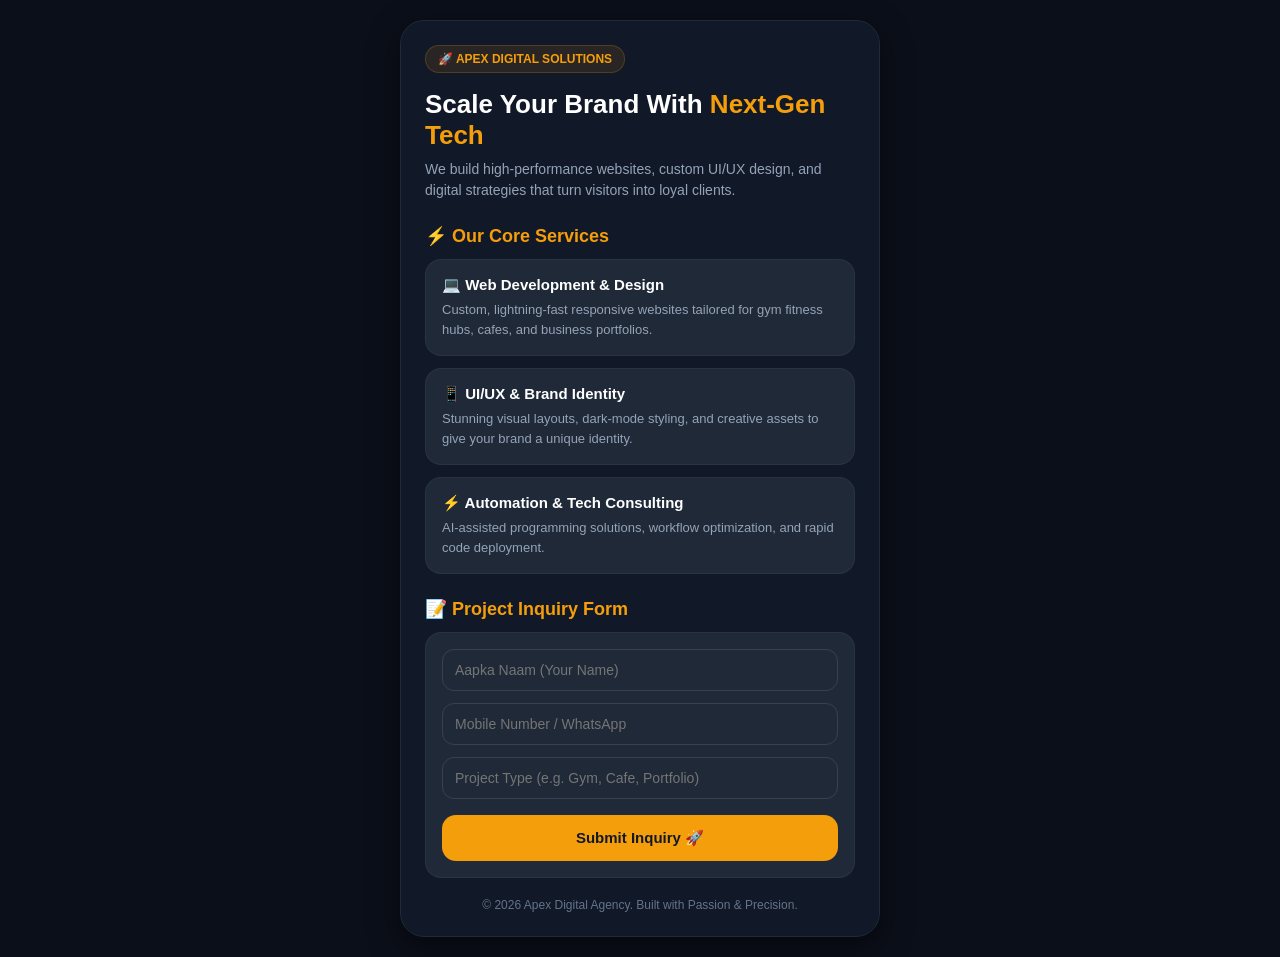
<file: MyCoding/agency.html>
<!DOCTYPE html>
<html lang="hi">
<head>
    <meta charset="UTF-8">
    <meta name="viewport" content="width=device-width, initial-scale=1.0">
    <title>Apex Digital | Tech & Web Solutions</title>
    <style>
        * {
            box-sizing: border-box;
            margin: 0;
            padding: 0;
            font-family: 'Segoe UI', Tahoma, Geneva, Verdana, sans-serif;
        }
        body {
            background-color: #0b0f19;
            color: #f1f5f9;
            display: flex;
            justify-content: center;
            padding: 20px;
        }
        .container {
            width: 100%;
            max-width: 480px;
            background: #111827;
            border: 1px solid #1f2937;
            border-radius: 24px;
            padding: 24px;
            box-shadow: 0 10px 30px rgba(0,0,0,0.5);
        }
        .badge {
            background: rgba(245, 158, 11, 0.1);
            color: #f59e0b;
            padding: 6px 12px;
            border-radius: 20px;
            font-size: 12px;
            font-weight: 600;
            display: inline-block;
            margin-bottom: 16px;
            border: 1px solid rgba(245, 158, 11, 0.2);
        }
        h1 {
            font-size: 26px;
            font-weight: 700;
            margin-bottom: 8px;
            color: #ffffff;
        }
        h1 span {
            color: #f59e0b;
        }
        .subtitle {
            font-size: 14px;
            color: #94a3b8;
            margin-bottom: 20px;
            line-height: 1.5;
        }
        .section-title {
            font-size: 18px;
            font-weight: 600;
            color: #f59e0b;
            margin: 24px 0 12px 0;
            display: flex;
            align-items: center;
            gap: 8px;
        }
        .service-card {
            background: #1f2937;
            padding: 16px;
            border-radius: 16px;
            margin-bottom: 12px;
            border: 1px solid rgba(255,255,255,0.05);
        }
        .service-title {
            font-size: 15px;
            font-weight: 600;
            color: #ffffff;
            margin-bottom: 6px;
        }
        .service-desc {
            font-size: 13px;
            color: #94a3b8;
            line-height: 1.5;
        }
        .form-group {
            margin-bottom: 12px;
        }
        .form-control {
            width: 100%;
            padding: 12px;
            border-radius: 12px;
            background: #1f2937;
            border: 1px solid #374151;
            color: #ffffff;
            font-size: 14px;
        }
        .form-control:focus {
            outline: none;
            border-color: #f59e0b;
        }
        .btn {
            display: block;
            width: 100%;
            padding: 14px;
            border-radius: 14px;
            text-align: center;
            font-weight: 600;
            text-decoration: none;
            margin-top: 16px;
            font-size: 15px;
            background: #f59e0b;
            color: #111827;
            border: none;
            cursor: pointer;
        }
        .btn:hover {
            opacity: 0.9;
        }
        .footer-note {
            text-align: center;
            font-size: 12px;
            color: #64748b;
            margin-top: 20px;
        }
    </style>
</head>
<body>

    <div class="container">
        <div class="badge">🚀 APEX DIGITAL SOLUTIONS</div>
        <h1>Scale Your Brand With <span>Next-Gen Tech</span></h1>
        <div class="subtitle">We build high-performance websites, custom UI/UX design, and digital strategies that turn visitors into loyal clients.</div>

        <div class="section-title">⚡ Our Core Services</div>
        
        <div class="service-card">
            <div class="service-title">💻 Web Development & Design</div>
            <div class="service-desc">Custom, lightning-fast responsive websites tailored for gym fitness hubs, cafes, and business portfolios.</div>
        </div>

        <div class="service-card">
            <div class="service-title">📱 UI/UX & Brand Identity</div>
            <div class="service-desc">Stunning visual layouts, dark-mode styling, and creative assets to give your brand a unique identity.</div>
        </div>

        <div class="service-card">
            <div class="service-title">⚡ Automation & Tech Consulting</div>
            <div class="service-desc">AI-assisted programming solutions, workflow optimization, and rapid code deployment.</div>
        </div>

        <div class="section-title">📝 Project Inquiry Form</div>
        <div class="service-card">
            <div class="form-group">
                <input type="text" class="form-control" placeholder="Aapka Naam (Your Name)">
            </div>
            <div class="form-group">
                <input type="text" class="form-control" placeholder="Mobile Number / WhatsApp">
            </div>
            <div class="form-group">
                <input type="text" class="form-control" placeholder="Project Type (e.g. Gym, Cafe, Portfolio)">
            </div>
            <button class="btn" onclick="alert('Thank you! Inquiry submitted successfully. We will contact you soon.')">Submit Inquiry 🚀</button>
        </div>

        <div class="footer-note">
            © 2026 Apex Digital Agency. Built with Passion & Precision.
        </div>
    </div>

</body>
</html>
</file>
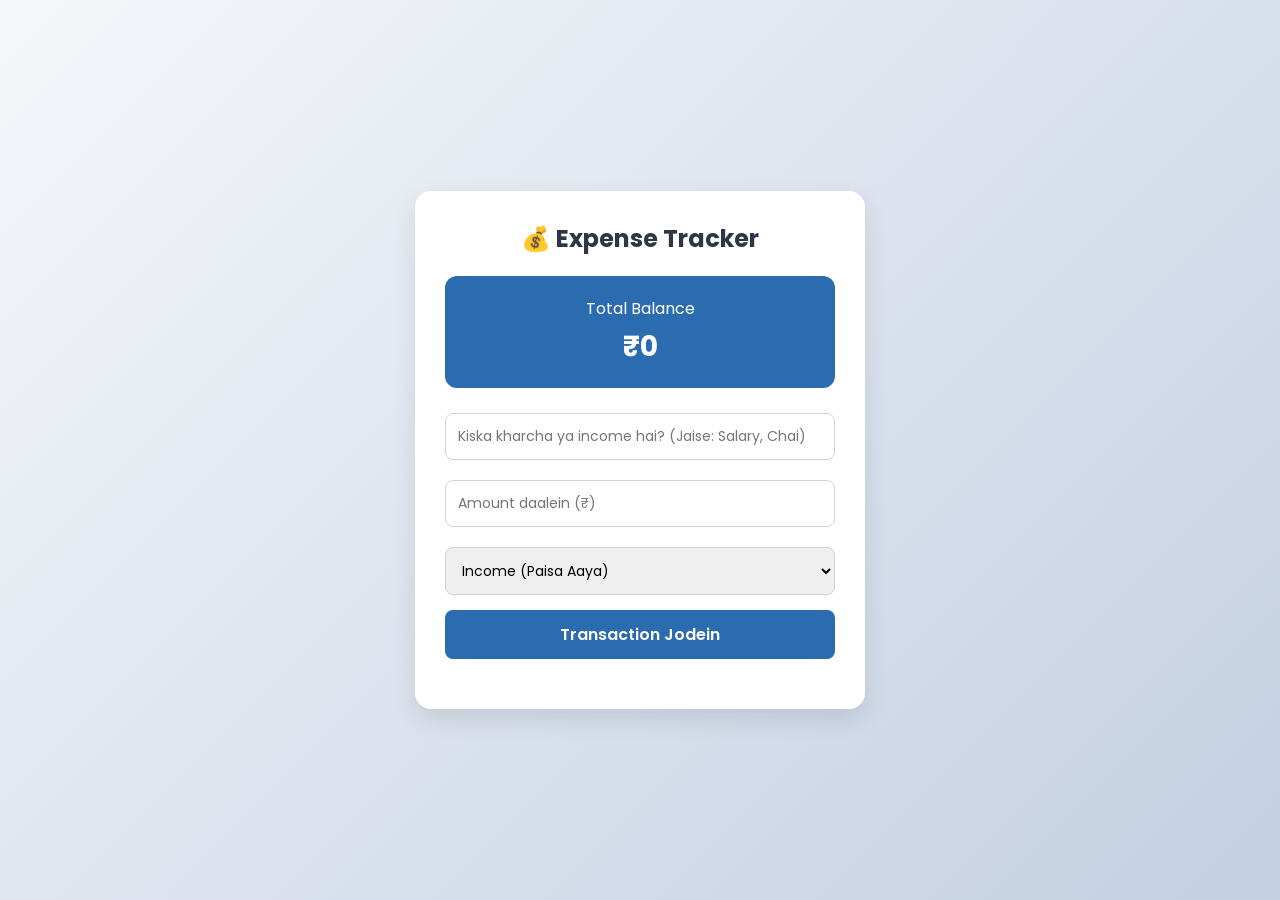
<file: MyCoding/app.html>
<!DOCTYPE html>
<html lang="hi">
<head>
    <meta charset="UTF-8">
    <meta name="viewport" content="width=device-width, initial-scale=1.0">
    <title>Professional Expense Tracker</title>
    <link href="https://fonts.googleapis.com/css2?family=Poppins:wght@300;400;600&display=swap" rel="stylesheet">
    <style>
        * {
            margin: 0;
            padding: 0;
            box-sizing: border-box;
            font-family: 'Poppins', sans-serif;
        }
        body {
            background: linear-gradient(135deg, #f5f7fa, #c3cfe2);
            color: #333;
            min-height: 100vh;
            display: flex;
            justify-content: center;
            align-items: center;
            padding: 20px;
        }
        .container {
            background: #ffffff;
            width: 100%;
            max-width: 450px;
            padding: 30px;
            border-radius: 16px;
            box-shadow: 0 10px 25px rgba(0,0,0,0.1);
        }
        h2 {
            text-align: center;
            margin-bottom: 20px;
            color: #2d3748;
        }
        .balance-box {
            background: #2b6cb0;
            color: white;
            padding: 20px;
            border-radius: 12px;
            text-align: center;
            margin-bottom: 20px;
        }
        .balance-box h3 {
            font-size: 28px;
            margin-top: 5px;
        }
        .form-group {
            margin-bottom: 15px;
        }
        input, select {
            width: 100%;
            padding: 12px;
            border: 1px solid #cbd5e0;
            border-radius: 8px;
            font-size: 14px;
            outline: none;
            margin-top: 5px;
        }
        input:focus {
            border-color: #2b6cb0;
        }
        button {
            width: 100%;
            padding: 12px;
            background: #2b6cb0;
            color: white;
            border: none;
            border-radius: 8px;
            font-size: 16px;
            font-weight: 600;
            cursor: pointer;
            transition: background 0.3s;
        }
        button:hover {
            background: #2c5282;
        }
        .transactions {
            margin-top: 20px;
            max-height: 200px;
            overflow-y: auto;
        }
        .transaction-item {
            display: flex;
            justify-content: space-between;
            align-items: center;
            padding: 10px 15px;
            background: #f7fafc;
            border-radius: 8px;
            margin-bottom: 8px;
            border-left: 5px solid #cbd5e0;
        }
        .transaction-item.income {
            border-left-color: #48bb78;
        }
        .transaction-item.expense {
            border-left-color: #f56565;
        }
        .delete-btn {
            background: #fed7d7;
            color: #c53030;
            border: none;
            padding: 5px 10px;
            border-radius: 5px;
            cursor: pointer;
            font-size: 12px;
        }
    </style>
</head>
<body>

    <div class="container">
        <h2>💰 Expense Tracker</h2>
        
        <div class="balance-box">
            <span>Total Balance</span>
            <h3 id="balance">₹0</h3>
        </div>

        <div class="form-group">
            <input type="text" id="desc" placeholder="Kiska kharcha ya income hai? (Jaise: Salary, Chai)">
        </div>
        <div class="form-group">
            <input type="number" id="amount" placeholder="Amount daalein (₹)">
        </div>
        <div class="form-group">
            <select id="type">
                <option value="income">Income (Paisa Aaya)</option>
                <option value="expense">Expense (Paisa Gaya)</option>
            </select>
        </div>
        <button id="addBtn">Transaction Jodein</button>

        <div class="transactions" id="transactionList"></div>
    </div>

    <script>
        const descInput = document.getElementById('desc');
        const amountInput = document.getElementById('amount');
        const typeInput = document.getElementById('type');
        const addBtn = document.getElementById('addBtn');
        const transactionList = document.getElementById('transactionList');
        const balanceDisplay = document.getElementById('balance');

        let transactions = JSON.parse(localStorage.getItem('transactions')) || [];

        function updateApp() {
            transactionList.innerHTML = '';
            let totalBalance = 0;

            transactions.forEach((item, index) => {
                const amountVal = Number(item.amount);
                if (item.type === 'income') {
                    totalBalance += amountVal;
                } else {
                    totalBalance -= amountVal;
                }

                const div = document.createElement('div');
                div.classList.add('transaction-item', item.type);
                div.innerHTML = `
                    <span>${item.desc} - <strong>₹${item.amount}</strong></span>
                    <button class="delete-btn" onclick="deleteTransaction(${index})">Delete</button>
                `;
                transactionList.appendChild(div);
            });

            balanceDisplay.innerText = `₹${totalBalance}`;
            localStorage.setItem('transactions', JSON.stringify(transactions));
        }

        addBtn.addEventListener('click', () => {
            const desc = descInput.value.trim();
            const amount = amountInput.value.trim();
            const type = typeInput.value;

            if (desc === '' || amount === '') {
                alert('Kripya sabhi details bharein!');
                return;
            }

            const newTransaction = { desc, amount, type };
            transactions.push(newTransaction);

            descInput.value = '';
            amountInput.value = '';
            updateApp();
        });

        function deleteTransaction(index) {
            transactions.splice(index, 1);
            updateApp();
        }

        updateApp();
    </script>
</body>
</html>
</file>
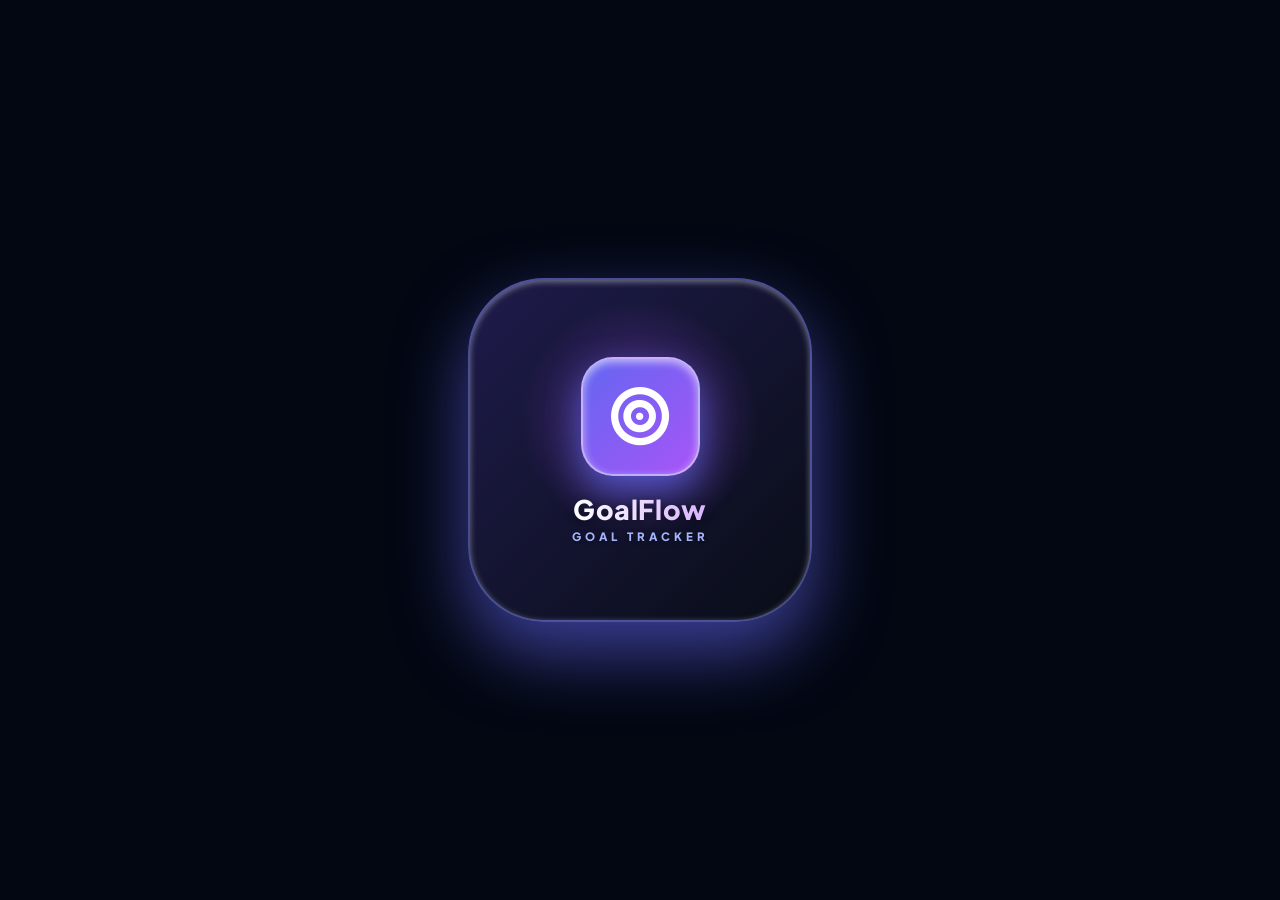
<file: MyCoding/logo.html>
<!DOCTYPE html>
<html lang="en">
<head>
    <meta charset="UTF-8">
    <meta name="viewport" content="width=device-width, initial-scale=1.0">
    <title>GoalFlow Pro - Ultimate Play Store Icon</title>
    <link rel="stylesheet" href="https://cdnjs.cloudflare.com/ajax/libs/font-awesome/6.4.0/css/all.min.css">
    <link href="https://fonts.googleapis.com/css2?family=Plus+Jakarta+Sans:wght@700;800;900&display=swap" rel="stylesheet">
    <style>
        body {
            background: #030712;
            display: flex;
            justify-content: center;
            align-items: center;
            height: 100vh;
            margin: 0;
        }
        /* Ultimate Play Store App Icon Container */
        .playstore-icon {
            width: 340px;
            height: 340px;
            background: linear-gradient(135deg, #1e1b4b 0%, #090d16 100%);
            border-radius: 76px;
            display: flex;
            flex-direction: column;
            justify-content: center;
            align-items: center;
            box-shadow: 0 30px 70px rgba(99, 102, 241, 0.6), inset 0 2px 6px rgba(255, 255, 255, 0.4);
            border: 2px solid rgba(129, 140, 248, 0.5);
            position: relative;
            overflow: hidden;
        }
        
        /* Vibrant background glow */
        .playstore-icon::before {
            content: '';
            position: absolute;
            width: 240px;
            height: 240px;
            background: radial-gradient(circle, rgba(168, 85, 247, 0.4) 0%, transparent 70%);
            top: 20px;
        }

        .icon-content {
            position: relative;
            z-index: 2;
            display: flex;
            flex-direction: column;
            align-items: center;
        }

        /* Large, prominent, stunning center box with Dart/Target Icon */
        .icon-symbol {
            width: 115px;
            height: 115px;
            background: linear-gradient(135deg, #6366f1 0%, #a855f7 100%);
            border-radius: 32px;
            display: flex;
            justify-content: center;
            align-items: center;
            font-size: 58px;
            color: #ffffff;
            box-shadow: 0 15px 35px rgba(99, 102, 241, 0.7), inset 0 3px 8px rgba(255, 255, 255, 0.6);
            border: 2.5px solid rgba(255, 255, 255, 0.5);
            margin-bottom: 16px;
        }

        .app-title {
            font-family: 'Plus Jakarta Sans', sans-serif;
            font-size: 27px;
            font-weight: 900;
            background: linear-gradient(to right, #ffffff, #d8b4fe);
            -webkit-background-clip: text;
            -webkit-text-fill-color: transparent;
            letter-spacing: 0.6px;
            margin-bottom: 3px;
            filter: drop-shadow(0 2px 4px rgba(0,0,0,0.5));
        }

        .app-tagline {
            font-family: 'Plus Jakarta Sans', sans-serif;
            font-size: 11.5px;
            font-weight: 800;
            color: #a5b4fc;
            letter-spacing: 4px;
            text-transform: uppercase;
            filter: drop-shadow(0 1px 2px rgba(0,0,0,0.5));
        }
    </style>
</head>
<body>

    <div class="playstore-icon">
        <div class="icon-content">
            <div class="icon-symbol">
                <!-- Bullseye with Dart Hit Icon -->
                <i class="fa-solid fa-bullseye"></i>
            </div>
            <div class="app-title">GoalFlow</div>
            <div class="app-tagline">Goal Tracker</div>
        </div>
    </div>

</body>
</html>
</file>
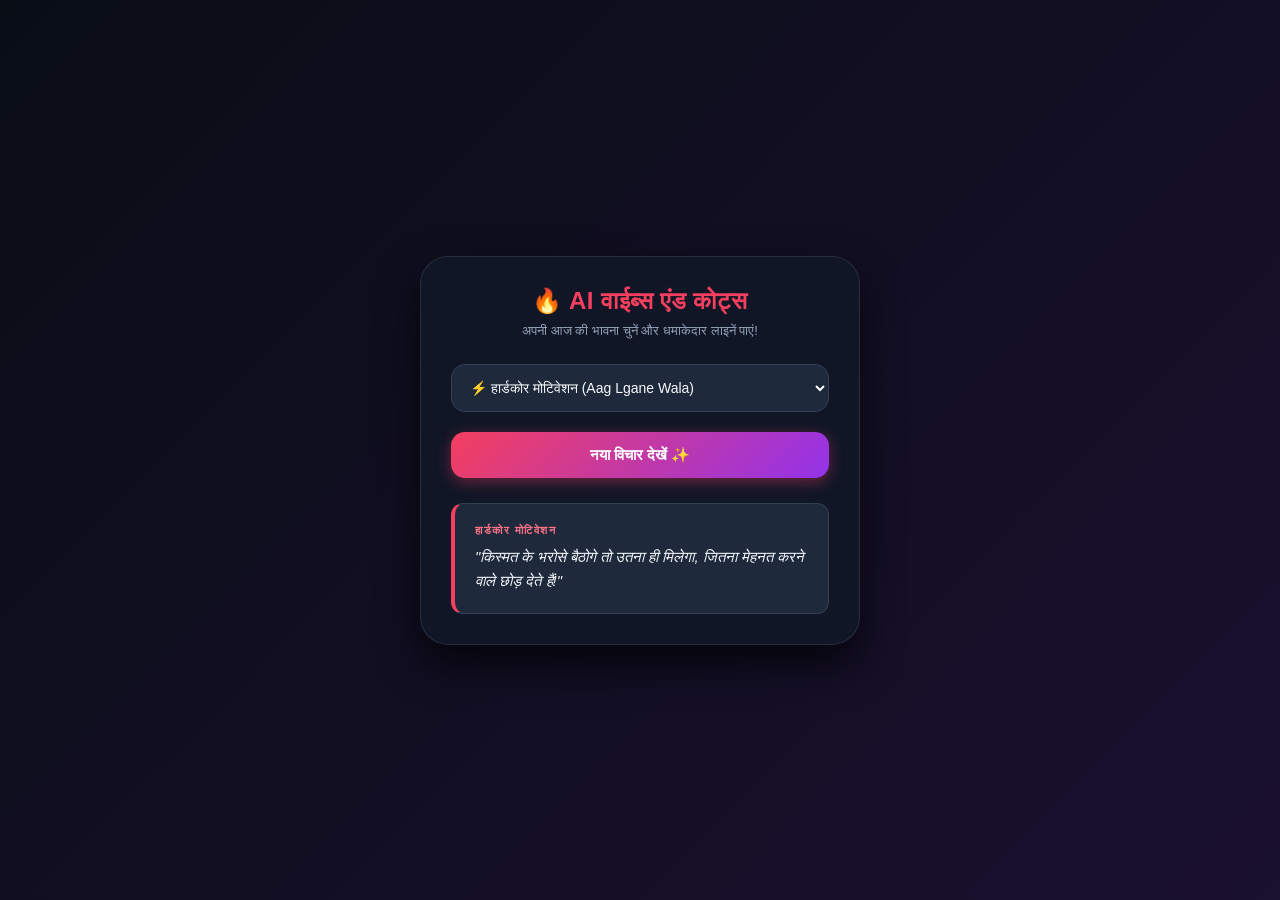
<file: MyCoding/mood.html>
<!DOCTYPE html>
<html lang="hi">
<head>
    <meta charset="UTF-8">
    <meta name="viewport" content="width=device-width, initial-scale=1.0">
    <title>AI मूड और पावरफुल कोट्स</title>
    <style>
        * {
            box-sizing: border-box;
            margin: 0;
            padding: 0;
            font-family: 'Segoe UI', Tahoma, Geneva, Verdana, sans-serif;
        }

        body {
            background: linear-gradient(135deg, #090d16, #1a102f);
            color: #ffffff;
            display: flex;
            justify-content: center;
            align-items: center;
            min-height: 100vh;
            padding: 20px;
        }

        .card {
            width: 100%;
            max-width: 440px;
            background: rgba(17, 24, 39, 0.85);
            backdrop-filter: blur(16px);
            border: 1px solid rgba(255, 255, 255, 0.1);
            border-radius: 28px;
            padding: 30px;
            text-align: center;
            box-shadow: 0 20px 40px rgba(0, 0, 0, 0.7);
        }

        h2 {
            color: #f43f5e;
            margin-bottom: 8px;
            font-size: 24px;
            letter-spacing: 0.5px;
        }

        p.subtitle {
            font-size: 13px;
            color: #94a3b8;
            margin-bottom: 25px;
        }

        .mood-selector {
            width: 100%;
            background: #1e293b;
            border: 1px solid #334155;
            color: #f8fafc;
            padding: 14px;
            border-radius: 14px;
            font-size: 14px;
            outline: none;
            margin-bottom: 20px;
            cursor: pointer;
            transition: 0.3s;
        }

        .mood-selector:focus {
            border-color: #f43f5e;
            box-shadow: 0 0 10px rgba(244, 63, 94, 0.3);
        }

        .generate-btn {
            background: linear-gradient(135deg, #f43f5e, #9333ea);
            border: none;
            width: 100%;
            padding: 14px;
            border-radius: 14px;
            color: white;
            font-size: 15px;
            font-weight: bold;
            cursor: pointer;
            transition: 0.3s;
            margin-bottom: 25px;
            box-shadow: 0 4px 15px rgba(244, 63, 94, 0.4);
        }

        .generate-btn:hover {
            opacity: 0.95;
            transform: translateY(-2px);
            box-shadow: 0 6px 20px rgba(244, 63, 94, 0.6);
        }

        .quote-box {
            background: #1e293b;
            border-left: 4px solid #f43f5e;
            padding: 20px;
            border-radius: 12px;
            text-align: left;
            position: relative;
            overflow: hidden;
            border-top: 1px solid #334155;
            border-right: 1px solid #334155;
            border-bottom: 1px solid #334155;
        }

        .quote-box h4 {
            font-size: 11px;
            color: #fb7185;
            margin-bottom: 8px;
            text-transform: uppercase;
            letter-spacing: 1.5px;
        }

        .quote-box p {
            font-size: 15px;
            color: #f1f5f9;
            line-height: 1.6;
            font-style: italic;
            transition: opacity 0.3s ease;
        }
    </style>
</head>
<body>

    <div class="card">
        <h2>🔥 AI वाईब्स एंड कोट्स</h2>
        <p class="subtitle">अपनी आज की भावना चुनें और धमाकेदार लाइनें पाएं!</p>

        <!-- New Updated Mood Dropdown -->
        <select class="mood-selector" id="moodSelect">
            <option value="hardcore">⚡ हार्डकोर मोटिवेशन (Aag Lgane Wala)</option>
            <option value="gym">💪 जिम और बल्किंग जोश (Gym & Bulking)</option>
            <option value="attitude">😎 स्वैग और एटीट्यूड (Attitude & Swag)</option>
            <option value="deep">🥀 अकेलापन और गहराई (Deep & Heartbreak)</option>
            <option value="success">👑 अमीर और सक्सेस माइंडसेट (Success Mindset)</option>
            <option value="happy">✨ चिल और पॉजिटिव मूड (Happy & Chill)</option>
        </select>

        <button class="generate-btn" id="getQuoteBtn">नया विचार देखें ✨</button>

        <!-- Quote Display Box -->
        <div class="quote-box" id="quoteBox">
            <h4 id="quoteCategory">हार्डकोर मोटिवेशन</h4>
            <p id="quoteText">"किस्मत के भरोसे बैठोगे तो उतना ही मिलेगा, जितना मेहनत करने वाले छोड़ देते हैं!"</p>
        </div>
    </div>

    <script>
        // Hat ke aur damdaar quotes ki database
        const quotesData = {
            hardcore: {
                title: "⚡ हार्डकोर मोटिवेशन",
                quotes: [
                    "किस्मत के भरोसे बैठोगे तो उतना ही मिलेगा, जितना मेहनत करने वाले छोड़ देते हैं!",
                    "वक्त अगर बुरा है तो मेहनत इतनी करो कि वक्त को भी बदलना पड़ जाए।",
                    "सफलता रातों-रात नहीं मिलती, उसके पीछे सालों की खामोश मेहनत होती है।",
                    "अगर लोग आपकी पीठ पीछे बातें करते हैं, तो समझ लो कि आप उनसे दो कदम आगे चल रहे हो!"
                ]
            },
            gym: {
                title: "💪 जिम और बल्किंग जोश",
                quotes: [
                    "शरीर दर्द से बनता है, बहाने बनाने से नहीं! आज का वर्कआउट मिस मत करना।",
                    "लोहा उठाने से कतराओगे, तो जिंदगी में वजन कैसे उठा पाओगे?",
                    "डाइट साफ, नीयत साफ और इरादा मजबूत... फिर देखना बॉडी कैसे बनती है!",
                    "थक गया हूँ तो क्या हुआ, रुकना मेरा काम नहीं है!"
                ]
            },
            attitude: {
                title: "😎 स्वैग और एटीट्यूड",
                quotes: [
                    "हम अपनी पहचान खुद बनाते हैं, किसी की परछाई बनकर जीना हमारी फितरत नहीं।",
                    "अंदाज़ कुछ अलग रखते हैं, तभी तो लोग हमें देखकर जलते हैं।",
                    "शेर जब शांत बैठे, तो उसे कमज़ोर समझने की भूल मत करना!",
                    "दूसरों की नज़रों में खुद को साबित करने से बेहतर है, खुद की नज़रों में उठो।"
                ]
            },
            deep: {
                title: "🥀 अकेलापन और गहराई",
                quotes: [
                    "अक्सर अकेले रास्ते ही आपको आपकी असली ताकत से मिलवाते हैं।",
                    "भीड़ में चलना आसान होता है, लेकिन अकेले चलने वाले इतिहास रचते हैं।",
                    "दर्द इंसान को तोड़ता नहीं है, बल्कि अंदर से फौलाद बना देता है।",
                    "जो अपना था ही नहीं, उसके जाने का गम कैसा?"
                ]
            },
            success: {
                title: "👑 सक्सेस माइंडसेट",
                quotes: [
                    "सोच बड़ी रखो, रास्ते अपने आप बनते चले जाएंगे।",
                    "पैसे के पीछे भागोगे तो थक जाओगे, काबिल बनो पैसा तुम्हारे पीछे भागेगा।",
                    "सफल लोग काम अलग तरीके से नहीं करते, वे हर काम को अलग शिद्दत से करते हैं।",
                    "जो रिस्क लेना नहीं जानते, वे जिंदगीभर दूसरों के अंडर काम करते हैं।"
                ]
            },
            happy: {
                title: "✨ चिल और पॉजिटिव मूड",
                quotes: [
                    "मुस्कुराना सबसे बड़ी ताकत है, दुनिया की हर मुश्किल इसके आगे छोटी है!",
                    "आज का दिन बहुत खूबसूरत है, इसे फालतू की टेंशन में बर्बाद मत करो।",
                    "खुश रहना ही सबसे बड़ा रिवेंज है उन लोगों के लिए जो तुम्हें उदाس देखना चाहते हैं।"
                ]
            }
        };

        const moodSelect = document.getElementById('moodSelect');
        const getQuoteBtn = document.getElementById('getQuoteBtn');
        const quoteText = document.getElementById('quoteText');
        const quoteCategory = document.getElementById('quoteCategory');

        getQuoteBtn.addEventListener('click', () => {
            const selectedKey = moodSelect.value;
            const categoryData = quotesData[selectedKey];
            
            // Category ka naam update karna
            quoteCategory.innerText = categoryData.title;

            // Random quote select karna
            const quotesArray = categoryData.quotes;
            const randomIndex = Math.floor(Math.random() * quotesArray.length);
            
            // Thoda smooth fade effect dene ke liye opacity 0 karke wapas lana
            quoteText.style.opacity = '0';
            setTimeout(() => {
                quoteText.innerText = `"${quotesArray[randomIndex]}"`;
                quoteText.style.opacity = '1';
            }, 150);
        });
    </script>
</body>
</html>
</file>
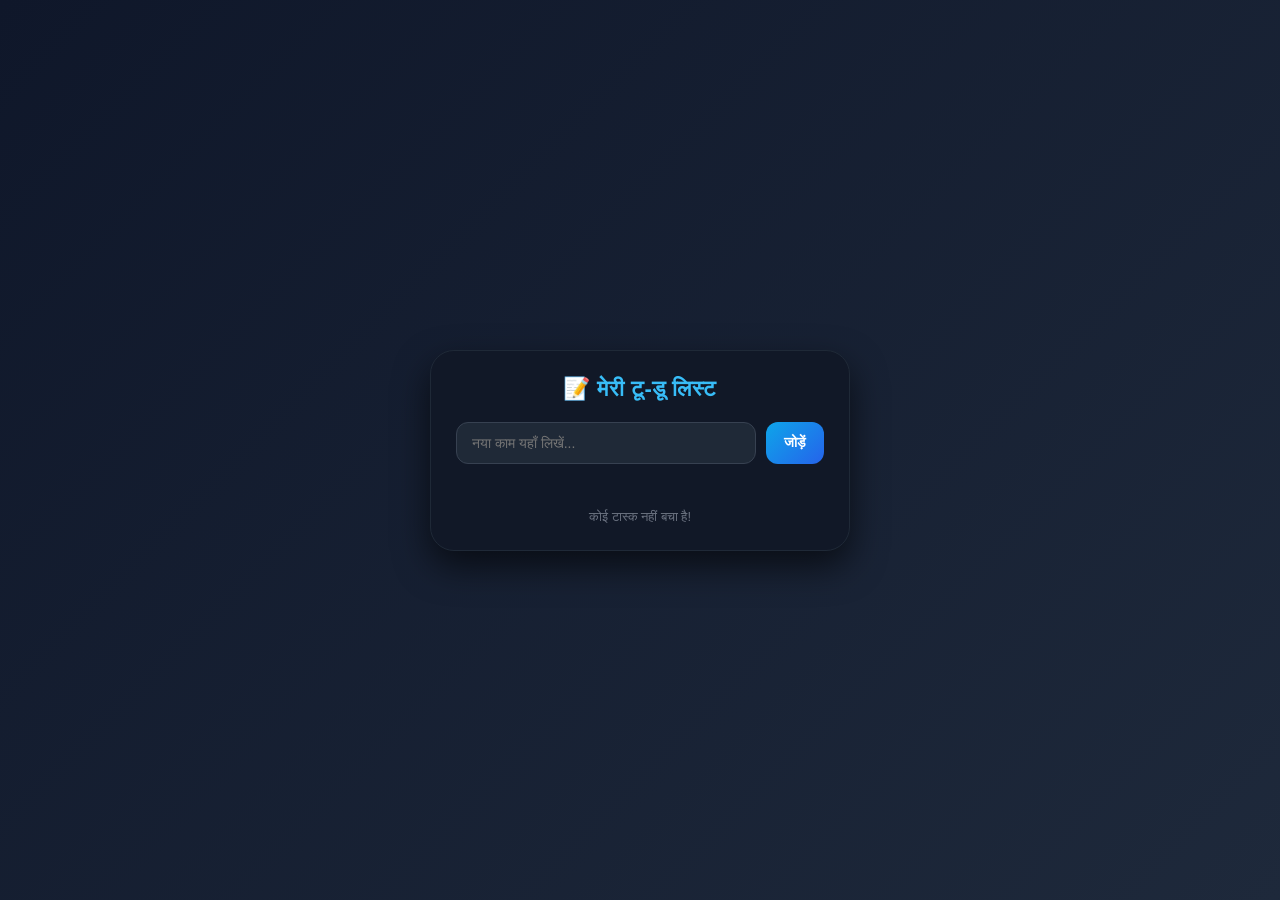
<file: MyCoding/todo.html>
<!DOCTYPE html>
<html lang="hi">
<head>
    <meta charset="UTF-8">
    <meta name="viewport" content="width=device-width, initial-scale=1.0">
    <title>मेरी टू-डू लिस्ट (To-Do List App)</title>
    <style>
        * {
            box-sizing: border-box;
            margin: 0;
            padding: 0;
            font-family: 'Segoe UI', Tahoma, Geneva, Verdana, sans-serif;
        }

        body {
            background: linear-gradient(135deg, #0f172a, #1e293b);
            color: #ffffff;
            display: flex;
            justify-content: center;
            align-items: center;
            min-height: 100vh;
            padding: 20px;
        }

        .container {
            width: 100%;
            max-width: 420px;
            background: #111827;
            border-radius: 24px;
            border: 1px solid #1f2937;
            box-shadow: 0 15px 35px rgba(0, 0, 0, 0.6);
            padding: 25px;
        }

        h2 {
            text-align: center;
            color: #38bdf8;
            margin-bottom: 20px;
            font-size: 22px;
            letter-spacing: 0.5px;
        }

        /* Input Box Area */
        .input-section {
            display: flex;
            gap: 10px;
            margin-bottom: 25px;
        }

        input[type="text"] {
            flex: 1;
            background: #1f2937;
            border: 1px solid #374151;
            padding: 12px 15px;
            border-radius: 12px;
            color: white;
            font-size: 14px;
            outline: none;
            transition: 0.3s;
        }

        input[type="text"]:focus {
            border-color: #38bdf8;
            box-shadow: 0 0 8px rgba(56, 189, 248, 0.3);
        }

        button.add-btn {
            background: linear-gradient(135deg, #0ea5e9, #2563eb);
            border: none;
            padding: 0 18px;
            border-radius: 12px;
            color: white;
            font-weight: bold;
            font-size: 14px;
            cursor: pointer;
            transition: 0.3s;
        }

        button.add-btn:hover {
            opacity: 0.9;
            transform: scale(1.05);
        }

        /* Task List Area */
        ul.task-list {
            list-style: none;
            max-height: 320px;
            overflow-y: auto;
            padding-right: 5px;
        }

        /* Scrollbar Styling */
        ul.task-list::-webkit-scrollbar {
            width: 5px;
        }
        ul.task-list::-webkit-scrollbar-thumb {
            background: #374151;
            border-radius: 10px;
        }

        li.task-item {
            background: #1f2937;
            border: 1px solid #374151;
            padding: 12px 15px;
            border-radius: 12px;
            display: flex;
            justify-content: space-between;
            align-items: center;
            margin-bottom: 12px;
            transition: 0.2s;
        }

        li.task-item:hover {
            border-color: #4b5563;
        }

        .task-text {
            font-size: 14px;
            color: #f3f4f6;
            cursor: pointer;
            word-break: break-all;
            flex: 1;
            margin-right: 10px;
        }

        /* Completed Task Style */
        li.task-item.completed .task-text {
            text-decoration: line-through;
            color: #9ca3af;
        }

        .delete-btn {
            background: #ef4444;
            border: none;
            color: white;
            padding: 6px 10px;
            border-radius: 8px;
            font-size: 12px;
            cursor: pointer;
            transition: 0.2s;
        }

        .delete-btn:hover {
            background: #dc2626;
        }

        .empty-msg {
            text-align: center;
            color: #6b7280;
            font-size: 13px;
            margin-top: 20px;
        }
    </style>
</head>
<body>

    <div class="container">
        <h2>📝 मेरी टू-डू लिस्ट</h2>

        <div class="input-section">
            <input type="text" id="taskInput" placeholder="नया काम यहाँ लिखें...">
            <button class="add-btn" id="addTaskBtn">जोड़ें</button>
        </div>

        <ul class="task-list" id="taskList">
            </ul>
        <p class="empty-msg" id="emptyMsg">कोई टास्क नहीं बचा है!</p>
    </div>

    <script>
        const taskInput = document.getElementById('taskInput');
        const addTaskBtn = document.getElementById('addTaskBtn');
        const taskList = document.getElementById('taskList');
        const emptyMsg = document.getElementById('emptyMsg');

        // फंक्शन: चेक करें कि लिस्ट खाली है या नहीं
        function checkEmpty() {
            if (taskList.children.length === 0) {
                emptyMsg.style.display = 'block';
            } else {
                emptyMsg.style.display = 'none';
            }
        }

        // टास्क जोड़ने का मुख्य फंक्शन
        function addTask() {
            const taskTextVal = taskInput.value.trim();
            
            if (taskTextVal === '') {
                alert('कृपया पहले कुछ लिखें!');
                return;
            }

            // नया <li> एलिमेंट बनाना
            const li = document.createElement('li');
            li.className = 'task-item';

            // टास्क का टेक्स्ट
            const span = document.createElement('span');
            span.className = 'task-text';
            span.innerText = taskTextVal;

            // टेक्स्ट पर क्लिक करने से काम पूरा (Completed) हो जाएगा
            span.addEventListener('click', () => {
                li.classList.toggle('completed');
            });

            // डिलीट बटन बनाना
            const deleteBtn = document.createElement('button');
            deleteBtn.className = 'delete-btn';
            deleteBtn.innerText = 'हटाएं';

            // डिलीट बटन पर क्लिक करने से टास्क डिलीट हो जाएगा
            deleteBtn.addEventListener('click', () => {
                li.remove();
                checkEmpty();
            });

            // सबको एक साथ जोड़ना
            li.appendChild(span);
            li.appendChild(deleteBtn);
            taskList.appendChild(li);

            // इनपुट बॉक्स को साफ़ करना
            taskInput.value = '';
            checkEmpty();
        }

        // बटन क्लिक करने पर
        addTaskBtn.addEventListener('click', addTask);

        // कीबोर्ड का 'Enter' बटन दबाने पर भी टास्क जुड़ जाए
        taskInput.addEventListener('keypress', (e) => {
            if (e.key === 'Enter') {
                addTask();
            }
        });

        // शुरुआत में चेक करना
        checkEmpty();
    </script>
</body>
</html>
</file>
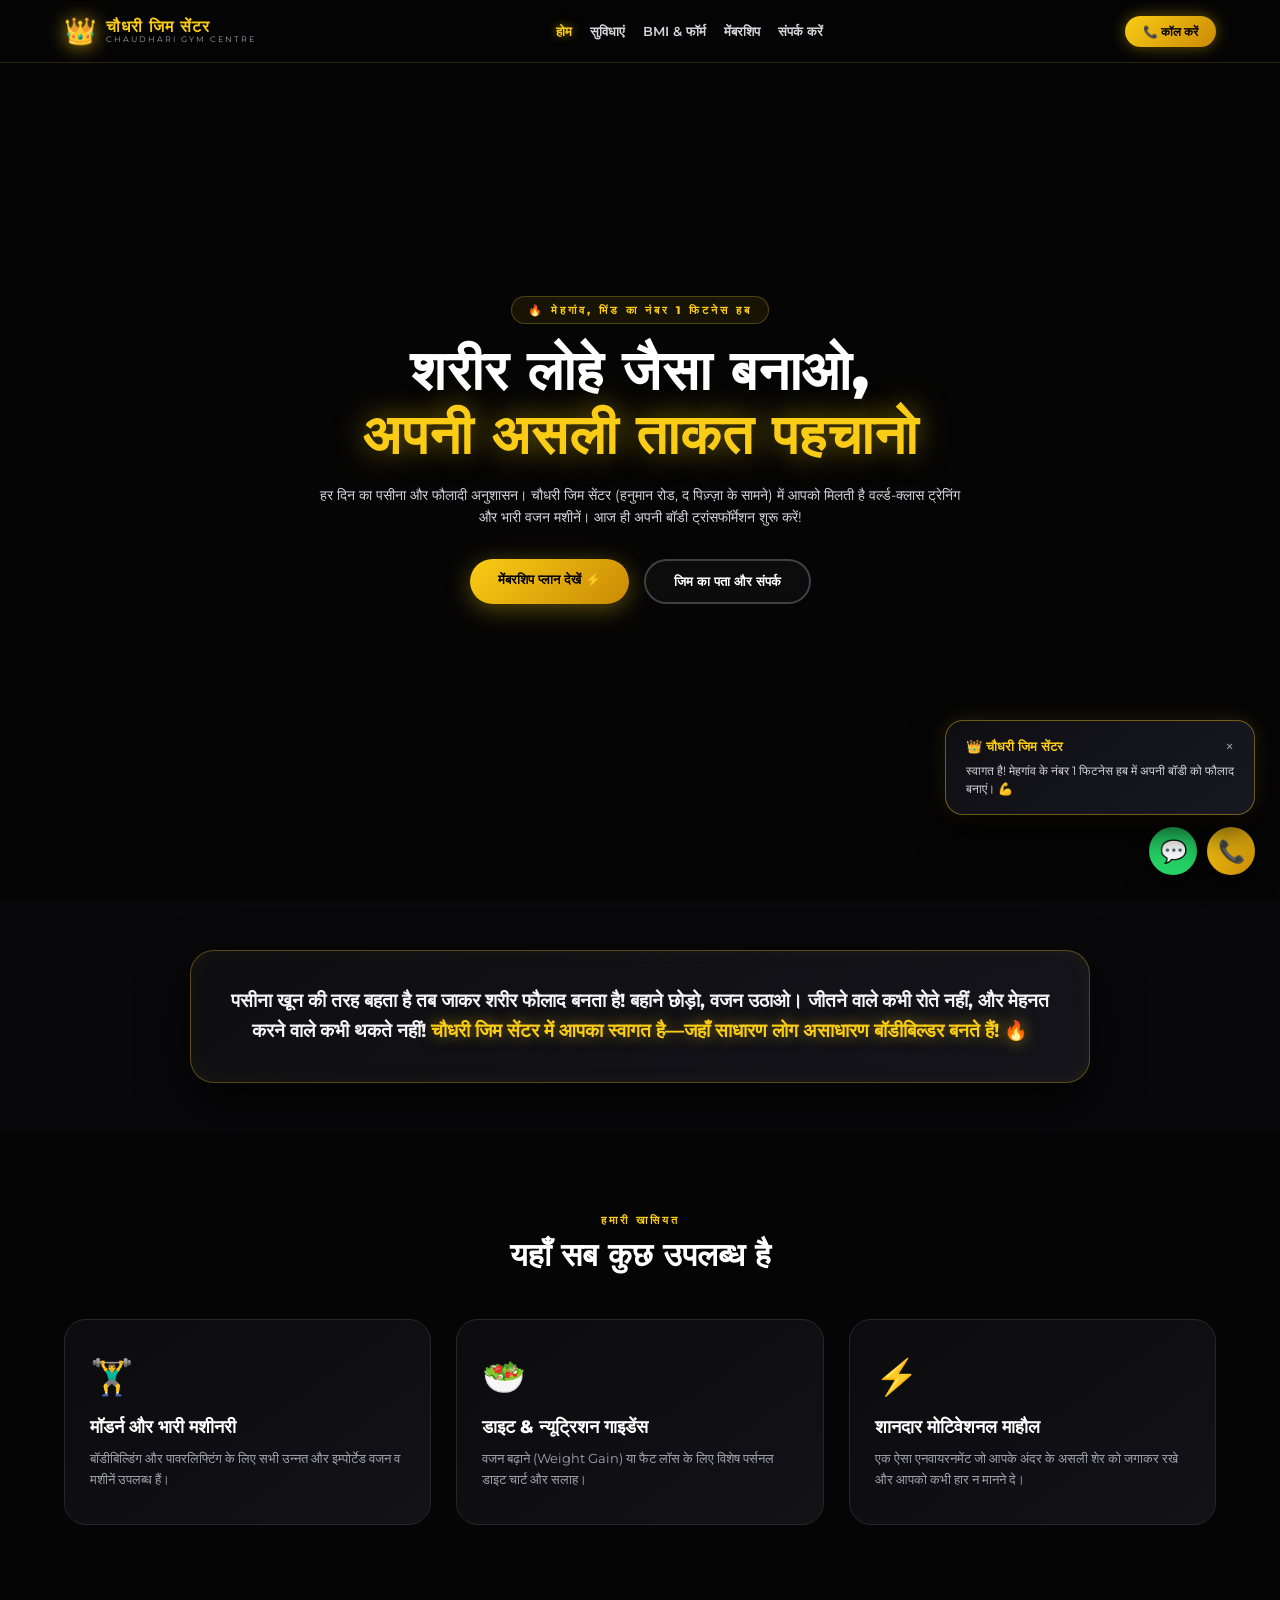
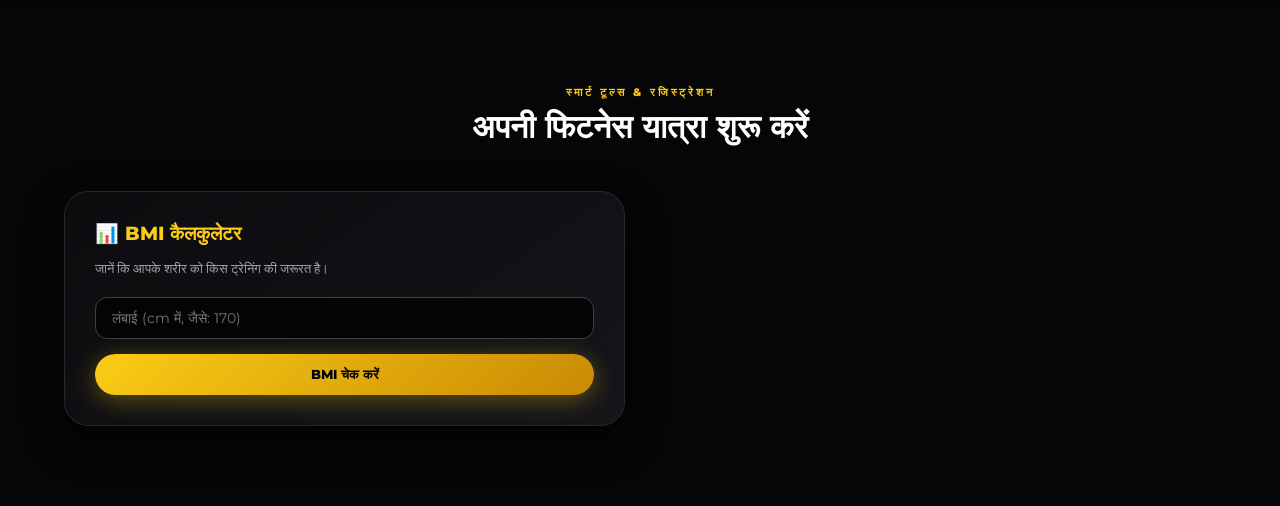
<file: MyCoding/vip.html>
<!DOCTYPE html>
<html lang="hi">
<head>
    <meta charset="UTF-8">
    <meta name="viewport" content="width=device-width, initial-scale=1.0">
    <title>Chaudhari Gym Centre | Mehgaon, Bhind</title>
    <style>
        @import url('https://fonts.googleapis.com/css2?family=Montserrat:wght@400;600;800;900&display=swap');

        * {
            box-sizing: border-box;
            margin: 0;
            padding: 0;
            font-family: 'Montserrat', sans-serif;
            scroll-behavior: smooth;
        }

        body {
            background-color: #050505;
            color: #ffffff;
            overflow-x: hidden;
        }

        /* ================= CORNER WELCOME & FLOATING CHAT WIDGET ================= */
        .corner-welcome-widget {
            position: fixed;
            bottom: 25px;
            right: 25px;
            z-index: 9999;
            display: flex;
            flex-direction: column;
            gap: 12px;
            align-items: flex-end;
        }

        .welcome-badge-box {
            background: linear-gradient(145deg, #0e0e12, #181822);
            border: 1px solid rgba(250, 204, 21, 0.4);
            border-radius: 18px;
            padding: 16px 20px;
            max-width: 310px;
            box-shadow: 0 15px 35px rgba(0,0,0,0.8), 0 0 20px rgba(250, 204, 21, 0.15);
            position: relative;
            animation: slideUp 0.6s ease-out;
        }

        .welcome-badge-header {
            display: flex;
            align-items: center;
            justify-content: space-between;
            margin-bottom: 6px;
        }

        .welcome-badge-title {
            font-size: 13px;
            font-weight: 900;
            color: #facc15;
            text-transform: uppercase;
            display: flex;
            align-items: center;
            gap: 6px;
        }

        .close-badge {
            background: none;
            border: none;
            color: #a1a1aa;
            font-size: 16px;
            cursor: pointer;
            transition: 0.2s;
        }

        .close-badge:hover {
            color: #fff;
        }

        .welcome-badge-box p {
            font-size: 12px;
            color: #d4d4d8;
            line-height: 1.5;
        }

        /* Floating WhatsApp & Call Action Buttons */
        .floating-actions {
            display: flex;
            gap: 10px;
        }

        .float-btn {
            display: flex;
            align-items: center;
            justify-content: center;
            width: 48px;
            height: 48px;
            border-radius: 50%;
            text-decoration: none;
            box-shadow: 0 8px 25px rgba(0,0,0,0.6);
            transition: 0.3s;
            font-size: 22px;
        }

        .whatsapp-float {
            background: #25d366;
            color: #fff;
            animation: pulse-wa 2s infinite;
        }

        .whatsapp-float:hover {
            transform: scale(1.1);
            background: #22bf5b;
        }

        .call-float {
            background: linear-gradient(135deg, #facc15, #ca8a04);
            color: #000;
            animation: pulse-call 2s infinite;
        }

        .call-float:hover {
            transform: scale(1.1);
        }

        @keyframes slideUp {
            from { transform: translateY(50px); opacity: 0; }
            to { transform: translateY(0); opacity: 1; }
        }

        @keyframes pulse-wa {
            0% { box-shadow: 0 0 0 0 rgba(37, 211, 102, 0.5); }
            70% { box-shadow: 0 0 0 12px rgba(37, 211, 102, 0); }
            100% { box-shadow: 0 0 0 0 rgba(37, 211, 102, 0); }
        }

        @keyframes pulse-call {
            0% { box-shadow: 0 0 0 0 rgba(250, 204, 21, 0.5); }
            70% { box-shadow: 0 0 0 12px rgba(250, 204, 21, 0); }
            100% { box-shadow: 0 0 0 0 rgba(250, 204, 21, 0); }
        }

        /* Glass Navbar */
        header {
            position: fixed;
            top: 0;
            left: 0;
            width: 100%;
            background: rgba(5, 5, 5, 0.85);
            backdrop-filter: blur(12px);
            display: flex;
            justify-content: space-between;
            align-items: center;
            padding: 15px 5%;
            z-index: 1000;
            border-bottom: 1px solid rgba(250, 204, 21, 0.15);
        }

        .logo-box {
            display: flex;
            align-items: center;
            gap: 10px;
        }

        .logo-icon {
            font-size: 26px;
            filter: drop-shadow(0 0 10px rgba(250, 204, 21, 0.8));
        }

        .logo {
            font-size: 16px;
            font-weight: 900;
            color: #facc15;
            letter-spacing: 1px;
            text-transform: uppercase;
            line-height: 1.1;
        }

        .logo span {
            display: block;
            font-size: 7.5px;
            color: #a1a1aa;
            letter-spacing: 2px;
            font-weight: 400;
        }

        nav {
            display: flex;
            align-items: center;
        }

        nav a {
            color: #d4d4d8;
            text-decoration: none;
            margin-left: 18px;
            font-size: 13px;
            font-weight: 600;
            transition: 0.3s;
        }

        nav a:hover, nav a.active {
            color: #facc15;
            text-shadow: 0 0 10px rgba(250, 204, 21, 0.6);
        }

        .join-header-btn {
            background: linear-gradient(135deg, #facc15, #ca8a04);
            color: #000;
            padding: 8px 18px;
            border-radius: 30px;
            font-weight: 800;
            text-decoration: none;
            margin-left: 20px;
            box-shadow: 0 0 15px rgba(250, 204, 21, 0.4);
            transition: 0.3s;
            font-size: 12px;
        }

        .join-header-btn:hover {
            transform: scale(1.05);
        }

        /* Hero Section */
        .hero {
            height: 100vh;
            background: linear-gradient(to bottom, rgba(5,5,5,0.6), rgba(5,5,5,0.95)), url('https://images.unsplash.com/photo-1534438327276-14e5300c3a48?auto=format&fit=crop&w=1920&q=80') no-repeat center center/cover;
            display: flex;
            flex-direction: column;
            justify-content: center;
            align-items: center;
            text-align: center;
            padding: 0 20px;
        }

        .hero h5 {
            color: #facc15;
            letter-spacing: 3px;
            font-size: 11px;
            text-transform: uppercase;
            margin-bottom: 15px;
            font-weight: 800;
            background: rgba(250, 204, 21, 0.08);
            padding: 6px 16px;
            border-radius: 20px;
            border: 1px solid rgba(250, 204, 21, 0.25);
        }

        .hero h1 {
            font-size: clamp(30px, 5vw, 55px);
            font-weight: 900;
            line-height: 1.15;
            margin-bottom: 18px;
            text-transform: uppercase;
            letter-spacing: 1px;
        }

        .hero h1 span {
            color: #facc15;
            text-shadow: 0 0 30px rgba(250, 204, 21, 0.5);
        }

        .hero p {
            font-size: 14px;
            color: #d4d4d8;
            max-width: 650px;
            margin-bottom: 30px;
            line-height: 1.6;
        }

        .hero-btns {
            display: flex;
            gap: 15px;
            flex-wrap: wrap;
            justify-content: center;
        }

        .btn-primary {
            background: linear-gradient(135deg, #facc15, #ca8a04);
            color: #000;
            padding: 12px 28px;
            border-radius: 30px;
            font-weight: 800;
            text-decoration: none;
            box-shadow: 0 5px 25px rgba(250, 204, 21, 0.35);
            transition: 0.3s;
            display: inline-block;
            border: none;
            cursor: pointer;
            font-size: 13px;
        }

        .btn-outline {
            background: rgba(255, 255, 255, 0.03);
            color: #fff;
            border: 2px solid #3f3f46;
            padding: 12px 28px;
            border-radius: 30px;
            font-weight: 800;
            text-decoration: none;
            transition: 0.3s;
            display: inline-block;
            font-size: 13px;
            backdrop-filter: blur(5px);
        }

        .btn-primary:hover { transform: translateY(-3px); box-shadow: 0 8px 30px rgba(250, 204, 21, 0.6); }
        .btn-outline:hover { border-color: #facc15; color: #facc15; background: rgba(250, 204, 21, 0.05); }

        /* Motivational Speech Box */
        .quote-section {
            padding: 50px 5%;
            background: #08080a;
            text-align: center;
        }

        .quote-card-unique {
            background: linear-gradient(145deg, #0e0e12, #14141a);
            border: 1px solid rgba(250, 204, 21, 0.3);
            border-radius: 24px;
            padding: 35px 25px;
            max-width: 900px;
            margin: 0 auto;
            box-shadow: 0 20px 50px rgba(0,0,0,0.8), inset 0 0 20px rgba(250, 204, 21, 0.05);
            position: relative;
        }

        .quote-card-unique p {
            font-size: clamp(15px, 2vw, 19px);
            font-weight: 700;
            line-height: 1.6;
            color: #f4f4f5;
        }

        .quote-card-unique span {
            color: #facc15;
            text-shadow: 0 0 15px rgba(250, 204, 21, 0.5);
        }

        /* Sections */
        .section {
            padding: 80px 5%;
        }

        .section-title {
            text-align: center;
            margin-bottom: 45px;
        }

        .section-title h5 {
            color: #facc15;
            font-size: 11px;
            letter-spacing: 3px;
            text-transform: uppercase;
            margin-bottom: 8px;
            font-weight: 800;
        }

        .section-title h2 {
            font-size: clamp(24px, 3vw, 32px);
            font-weight: 900;
            text-transform: uppercase;
        }

        /* Features Cards */
        .features-grid {
            display: grid;
            grid-template-columns: repeat(3, 1fr);
            gap: 25px;
        }

        .feature-card {
            background: linear-gradient(145deg, #0c0c0f, #121217);
            border: 1px solid #27272a;
            padding: 35px 25px;
            border-radius: 22px;
            transition: 0.4s;
        }

        .feature-card:hover {
            border-color: #facc15;
            transform: translateY(-8px);
            box-shadow: 0 15px 35px rgba(0,0,0,0.9), 0 0 20px rgba(250, 204, 21, 0.1);
        }

        .feature-card .icon { font-size: 35px; margin-bottom: 18px; }
        .feature-card h3 { font-size: 18px; margin-bottom: 10px; color: #fff; font-weight: 800; }
        .feature-card p { color: #a1a1aa; font-size: 13px; line-height: 1.6; }

        /* Grid for Tools & Form */
        .grid-2 {
            display: grid;
            grid-template-columns: repeat(2, 1fr);
            gap: 30px;
        }

        .box-container {
            background: linear-gradient(145deg, #0c0c0f, #15151a);
            border: 1px solid #27272a;
            border-radius: 24px;
            padding: 30px;
            box-shadow: 0 15px 35px rgba(0,0,0,0.7);
        }

        .box-container h3 { font-size: 19px; margin-bottom: 15px; color: #facc15; font-weight: 800; }

        .form-group { margin-bottom: 15px; }

        .form-group input, .form-group select {
            width: 100%;
            background: #040405;
            border: 1px solid #3f3f46;
            color: #fff;
            padding: 12px 16px;
            border-radius: 12px;
            font-size: 13.5px;
            outline: none;
            transition: 0.3s;
        }

        .form-group input:focus, .form-group select:focus {
            border-color: #facc15;
            box-shadow: 0 0 12px rgba(250, 204, 21, 0.25);
        }

        /* Pricing Cards */
        .pricing-grid {
            display: grid;
            grid-template-columns: repeat(3, 1fr);
            gap: 25px;
        }

        .price-card {
            background: linear-gradient(145deg, #0c0c0f, #14141a);
            border: 1px solid #27272a;
            border-radius: 24px;
            padding: 35px 25px;
            text-align: center;
            position: relative;
            transition: 0.4s;
        }

        .price-card.popular {
            border-color: #facc15;
            background: linear-gradient(180deg, #121217 0%, #211b09 100%);
            box-shadow: 0 0 40px rgba(250, 204, 21, 0.15);
            transform: scale(1.03);
        }

        .popular-badge {
            position: absolute;
            top: -14px;
            left: 50%;
            transform: translateX(-50%);
            background: #facc15;
            color: #000;
            padding: 4px 14px;
            font-size: 10.5px;
            font-weight: 900;
            border-radius: 20px;
            text-transform: uppercase;
        }

        .price-card h3 { font-size: 19px; margin-bottom: 10px; font-weight: 800; }
        .price-card .price { font-size: 34px; font-weight: 900; color: #facc15; margin-bottom: 20px; text-shadow: 0 0 15px rgba(250, 204, 21, 0.3); }
        .price-card ul { list-style: none; margin-bottom: 25px; text-align: left; }
        .price-card ul li { margin-bottom: 10px; color: #d4d4d8; font-size: 13px; }
        .price-card ul li::before { content: "✓ "; color: #facc15; font-weight: 900; }

        /* Contact Section */
        .contact-box {
            background: linear-gradient(135deg, #0e0e13, #181822);
            border: 1px solid rgba(250, 204, 21, 0.4);
            border-radius: 26px;
            padding: 45px 25px;
            text-align: center;
            max-width: 850px;
            margin: 0 auto;
            box-shadow: 0 20px 50px rgba(0,0,0,0.9);
        }

        .contact-box h2 { color: #facc15; margin-bottom: 15px; font-size: 24px; font-weight: 900; }
        .contact-box p { color: #d4d4d8; font-size: 14px; line-height: 1.7; margin-bottom: 25px; }

        .contact-number {
            font-size: 24px;
            font-weight: 900;
            color: #fff;
            background: #040405;
            padding: 12px 30px;
            border-radius: 50px;
            display: inline-block;
            border: 2px dashed #facc15;
            text-decoration: none;
            letter-spacing: 2px;
            transition: 0.3s;
        }

        .contact-number:hover { background: #facc15; color: #000; }

        /* Footer */
        footer {
            background: #020203;
            padding: 30px 5%;
            text-align: center;
            border-top: 1px solid #1f1f23;
            color: #71717a;
            font-size: 12.5px;
        }
        footer span { color: #facc15; }

        /* ================= RESPONSIVE DESIGN FOR MOBILE ================= */
        @media(max-width: 900px) {
            nav { display: none; }
            .features-grid, .grid-2, .pricing-grid {
                grid-template-columns: 1fr;
            }
            .price-card.popular {
                transform: none;
            }
            .hero h1 {
                font-size: 34px;
            }
        }
    </style>
</head>
<body>

    <!-- Corner Welcome & Floating Chat Widget (Bottom-Right) -->
    <div class="corner-welcome-widget">
        <div class="welcome-badge-box" id="welcomeBadge">
            <div class="welcome-badge-header">
                <div class="welcome-badge-title">👑 चौधरी जिम सेंटर</div>
                <button class="close-badge" onclick="closeWelcomeBadge()" title="बंद करें">&times;</button>
            </div>
            <p>स्वागत है! मेहगांव के नंबर 1 फिटनेस हब में अपनी बॉडी को फौलाद बनाएं। 💪</p>
        </div>
        
        <div class="floating-actions">
            <!-- WhatsApp Direct Chat Button -->
            <a href="https://wa.me/919669009426?text=नमस्ते,%20मुझे%20चौधरी%20जिम%20सेंटर%20की%20मेंबरशिप%20के%20बारे%20में%20जानकारी%20चाहिए।" target="_blank" class="float-btn whatsapp-float" title="WhatsApp पर चैट करें">
                💬
            </a>
            <!-- Direct Call Button -->
            <a href="tel:9669009426" class="float-btn call-float" title="कॉल करें">
                📞
            </a>
        </div>
    </div>

    <!-- Header -->
    <header>
        <div class="logo-box">
            <div class="logo-icon">👑</div>
            <div class="logo">
                चौधरी जिम सेंटर
                <span>CHAUDHARI GYM CENTRE</span>
            </div>
        </div>
        <nav>
            <a href="#home" class="active">होम</a>
            <a href="#features">सुविधाएं</a>
            <a href="#tools">BMI & फॉर्म</a>
            <a href="#pricing">मेंबरशिप</a>
            <a href="#contact">संपर्क करें</a>
        </nav>
        <a href="#contact" class="join-header-btn">📞 कॉल करें</a>
    </header>

    <!-- Hero Section -->
    <section class="hero" id="home">
        <h5>🔥 मेहगांव, भिंड का नंबर 1 फिटनेस हब</h5>
        <h1>शरीर लोहे जैसा बनाओ,<br><span>अपनी असली ताकत पहचानो</span></h1>
        <p>हर दिन का पसीना और फौलादी अनुशासन। चौधरी जिम सेंटर (हनुमान रोड, द पिज़्ज़ा के सामने) में आपको मिलती है वर्ल्ड-क्लास ट्रेनिंग और भारी वजन मशीनें। आज ही अपनी बॉडी ट्रांसफॉर्मेशन शुरू करें!</p>
        <div class="hero-btns">
            <a href="#pricing" class="btn-primary">मेंबरशिप प्लान देखें ⚡</a>
            <a href="#contact" class="btn-outline">जिम का पता और संपर्क</a>
        </div>
    </section>

    <!-- Motivational Speech Box -->
    <section class="quote-section">
        <div class="quote-card-unique">
            <p>पसीना खून की तरह बहता है तब जाकर शरीर फौलाद बनता है! बहाने छोड़ो, वजन उठाओ। जीतने वाले कभी रोते नहीं, और मेहनत करने वाले कभी थकते नहीं! <span>चौधरी जिम सेंटर में आपका स्वागत है—जहाँ साधारण लोग असाधारण बॉडीबिल्डर बनते हैं! 🔥</span></p>
        </div>
    </section>

    <!-- Features Section -->
    <section class="section" id="features">
        <div class="section-title">
            <h5>हमारी खासियत</h5>
            <h2>यहाँ सब कुछ उपलब्ध है</h2>
        </div>
        <div class="features-grid">
            <div class="feature-card">
                <div class="icon">🏋️‍♂️</div>
                <h3>मॉडर्न और भारी मशीनरी</h3>
                <p>बॉडीबिल्डिंग और पावरलिफ्टिंग के लिए सभी उन्नत और इम्पोर्टेड वजन व मशीनें उपलब्ध हैं।</p>
            </div>
            <div class="feature-card">
                <div class="icon">🥗</div>
                <h3>डाइट & न्यूट्रिशन गाइडेंस</h3>
                <p>वजन बढ़ाने (Weight Gain) या फैट लॉस के लिए विशेष पर्सनल डाइट चार्ट और सलाह।</p>
            </div>
            <div class="feature-card">
                <div class="icon">⚡</div>
                <h3>शानदार मोटिवेशनल माहौल</h3>
                <p>एक ऐसा एनवायरनमेंट जो आपके अंदर के असली शेर को जगाकर रखे और आपको कभी हार न मानने दे।</p>
            </div>
        </div>
    </section>

    <!-- BMI Calculator & Form Section -->
    <section class="section" id="tools" style="background: #060608;">
        <div class="section-title">
            <h5>स्मार्ट टूल्स & रजिस्ट्रेशन</h5>
            <h2>अपनी फिटनेस यात्रा शुरू करें</h2>
        </div>
        <div class="grid-2">
            <!-- BMI Calculator Box -->
            <div class="box-container">
                <h3>📊 BMI कैलकुलेटर</h3>
                <p style="color: #a1a1aa; font-size: 13px; margin-bottom: 20px;">जानें कि आपके शरीर को किस ट्रेनिंग की जरूरत है।</p>
                <div class="form-group">
                </div>
                <div class="form-group">
                    <input type="number" id="height" placeholder="लंबाई (cm में, जैसे: 170)">
                </div>
                <button class="btn-primary" onclick="calculateBMI()" style="width: 100%;">BMI चेक करें</button>
</file>
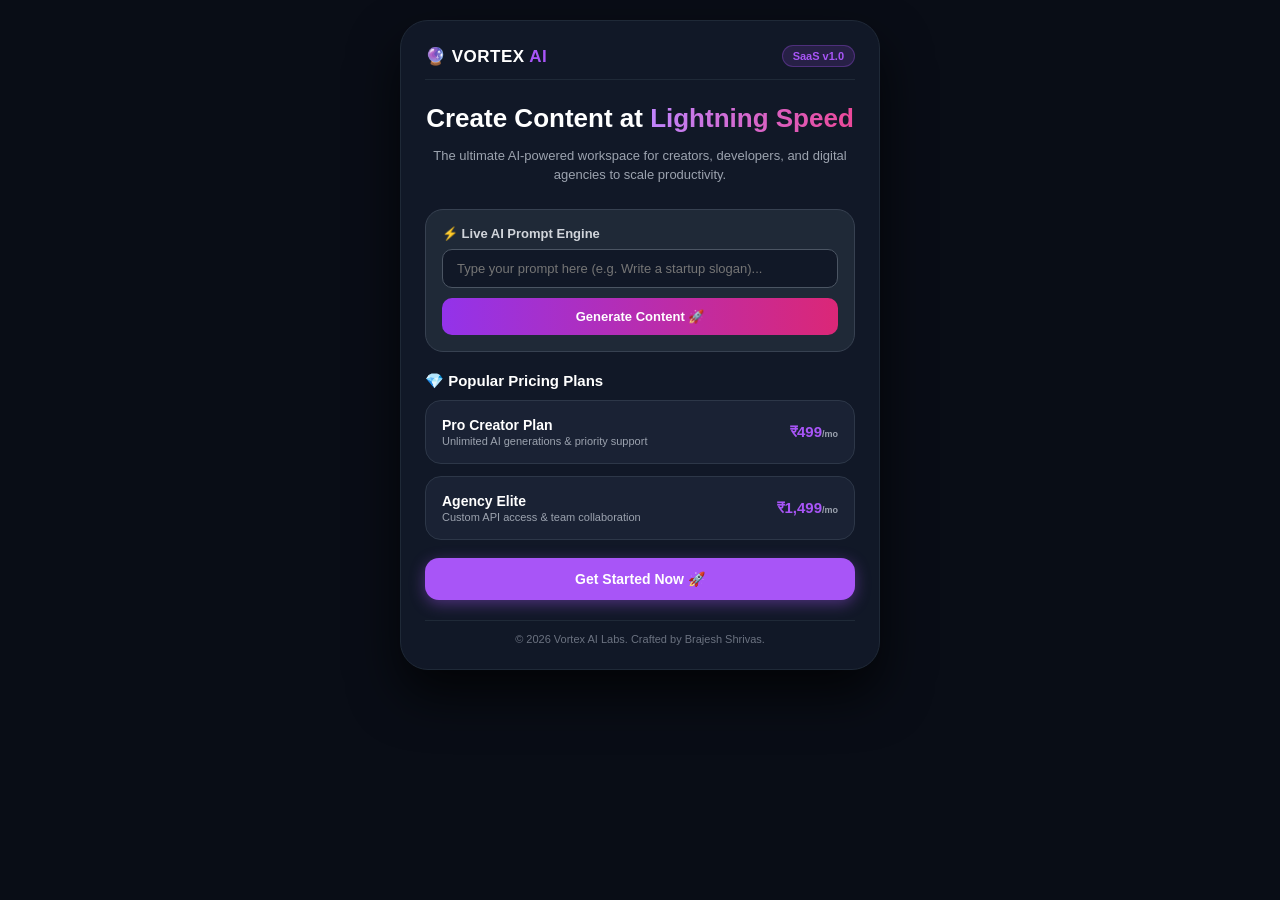
<file: MyCoding/vortex.html>
<!DOCTYPE html>
<html lang="hi">
<head>
    <meta charset="UTF-8">
    <meta name="viewport" content="width=device-width, initial-scale=1.0">
    <title>Vortex AI | Smart SaaS Platform</title>
    <style>
        * {
            box-sizing: border-box;
            margin: 0;
            padding: 0;
            font-family: 'Segoe UI', Tahoma, Geneva, Verdana, sans-serif;
        }
        body {
            background-color: #090d16;
            color: #f1f5f9;
            display: flex;
            justify-content: center;
            padding: 20px;
        }
        .container {
            width: 100%;
            max-width: 480px;
            background: #111827;
            border: 1px solid #1f2937;
            border-radius: 28px;
            padding: 24px;
            box-shadow: 0 25px 50px rgba(0,0,0,0.7);
        }
        /* Top Navigation */
        .top-nav {
            display: flex;
            justify-content: space-between;
            align-items: center;
            margin-bottom: 22px;
            border-bottom: 1px solid #1f2937;
            padding-bottom: 12px;
        }
        .logo {
            font-size: 17px;
            font-weight: 800;
            color: #ffffff;
            letter-spacing: 0.5px;
        }
        .logo span {
            color: #a855f7;
        }
        .live-badge {
            background: rgba(168, 85, 247, 0.15);
            color: #a855f7;
            padding: 4px 10px;
            border-radius: 20px;
            font-size: 11px;
            font-weight: 600;
            border: 1px solid rgba(168, 85, 247, 0.3);
        }
        /* Hero Section */
        .hero {
            text-align: center;
            margin-bottom: 24px;
        }
        .hero h1 {
            font-size: 26px;
            font-weight: 800;
            line-height: 1.3;
            margin-bottom: 10px;
            color: #ffffff;
        }
        .hero h1 span {
            background: linear-gradient(90deg, #c084fc, #ec4899);
            -webkit-background-clip: text;
            -webkit-text-fill-color: transparent;
        }
        .hero p {
            font-size: 13px;
            color: #9ca3af;
            line-height: 1.5;
        }
        /* Interactive Box / Feature Preview */
        .interactive-box {
            background: #1f2937;
            border: 1px solid #374151;
            padding: 16px;
            border-radius: 18px;
            margin-bottom: 20px;
        }
        .box-title {
            font-size: 13px;
            font-weight: 600;
            color: #d1d5db;
            margin-bottom: 8px;
        }
        /* Real Working Input Field */
        .real-input {
            width: 100%;
            background: #111827;
            border: 1px solid #4b5563;
            padding: 11px 14px;
            border-radius: 10px;
            font-size: 13px;
            color: #ffffff;
            margin-bottom: 10px;
            outline: none;
        }
        .real-input:focus {
            border-color: #a855f7;
        }
        .generate-btn {
            background: linear-gradient(90deg, #9333ea, #db2777);
            color: #ffffff;
            width: 100%;
            padding: 11px;
            border-radius: 10px;
            border: none;
            font-weight: 600;
            font-size: 13px;
            cursor: pointer;
            transition: opacity 0.2s;
        }
        .generate-btn:hover {
            opacity: 0.9;
        }
        /* Output Box */
        .output-box {
            margin-top: 12px;
            background: #0b0f19;
            border: 1px solid #2d3748;
            padding: 12px;
            border-radius: 10px;
            font-size: 12px;
            color: #34d399;
            display: none;
            line-height: 1.4;
        }
        /* Pricing / Plans Section */
        .section-title {
            font-size: 15px;
            font-weight: 700;
            color: #ffffff;
            margin: 20px 0 10px 0;
        }
        .pricing-card {
            background: #1a2234;
            border: 1px solid #2d3748;
            padding: 16px;
            border-radius: 16px;
            margin-bottom: 12px;
            display: flex;
            justify-content: space-between;
            align-items: center;
        }
        .plan-name {
            font-size: 14px;
            font-weight: 700;
            color: #ffffff;
            margin-bottom: 2px;
        }
        .plan-desc {
            font-size: 11px;
            color: #9ca3af;
        }
        .plan-price {
            text-align: right;
        }
        .amount {
            font-size: 15px;
            font-weight: 800;
            color: #a855f7;
        }
        /* CTA Button */
        .cta-btn {
            display: block;
            width: 100%;
            padding: 13px;
            border-radius: 14px;
            text-align: center;
            font-weight: 600;
            text-decoration: none;
            margin-top: 18px;
            font-size: 14px;
            background: #a855f7;
            color: #ffffff;
            box-shadow: 0 4px 15px rgba(168, 85, 247, 0.4);
            border: none;
        }
        .cta-btn:hover {
            opacity: 0.9;
        }
        /* Footer */
        .footer {
            text-align: center;
            font-size: 11px;
            color: #6b7280;
            margin-top: 20px;
            border-top: 1px solid #1f2937;
            padding-top: 12px;
        }
    </style>
</head>
<body>

    <div class="container">
        <!-- Top Navigation -->
        <div class="top-nav">
            <div class="logo">🔮 VORTEX <span>AI</span></div>
            <div class="live-badge">SaaS v1.0</div>
        </div>

        <!-- Hero Section -->
        <div class="hero">
            <h1>Create Content at <span>Lightning Speed</span></h1>
            <p>The ultimate AI-powered workspace for creators, developers, and digital agencies to scale productivity.</p>
        </div>

        <!-- Interactive Feature Simulation (Now Fully Activated) -->
        <div class="interactive-box">
            <div class="box-title">⚡ Live AI Prompt Engine</div>
            <input type="text" id="userPrompt" class="real-input" placeholder="Type your prompt here (e.g. Write a startup slogan)...">
            <button class="generate-btn" onclick="generateAIContent()">Generate Content 🚀</button>
            <div id="aiOutput" class="output-box"></div>
        </div>

        <!-- Pricing Plans -->
        <div class="section-title">💎 Popular Pricing Plans</div>
        
        <div class="pricing-card">
            <div>
                <div class="plan-name">Pro Creator Plan</div>
                <div class="plan-desc">Unlimited AI generations & priority support</div>
            </div>
            <div class="plan-price">
                <div class="amount">₹499<span style="font-size:9px; color:#9ca3af">/mo</span></div>
            </div>
        </div>

        <div class="pricing-card">
            <div>
                <div class="plan-name">Agency Elite</div>
                <div class="plan-desc">Custom API access & team collaboration</div>
            </div>
            <div class="plan-price">
                <div class="amount">₹1,499<span style="font-size:9px; color:#9ca3af">/mo</span></div>
            </div>
        </div>

        <!-- Main Action -->
        <a href="https://wa.me/919243266485?text=Hi,%20I%20want%20to%20subscribe%20to%20Vortex%20AI%20Plan" class="cta-btn" target="_blank">Get Started Now 🚀</a>

        <!-- Footer -->
        <div class="footer">
            © 2026 Vortex AI Labs. Crafted by Brajesh Shrivas.
        </div>
    </div>

    <script>
        function generateAIContent() {
            const promptInput = document.getElementById('userPrompt').value.trim();
            const outputBox = document.getElementById('aiOutput');

            if(promptInput === "") {
                outputBox.style.display = "block";
                outputBox.style.color = "#f87171";
                outputBox.innerHTML = "⚠️ Please type a prompt first!";
                return;
            }

            outputBox.style.display = "block";
            outputBox.style.color = "#34d399";
            outputBox.innerHTML = "⏳ Generating AI response for: <i>'" + promptInput + "'</i>...";

            setTimeout(() => {
                outputBox.innerHTML = "✨ <b>AI Result:</b> Successfully generated high-impact content for your request. Ready to scale your business!";
            }, 1000);
        }
    </script>

</body>
</html>
</file>
